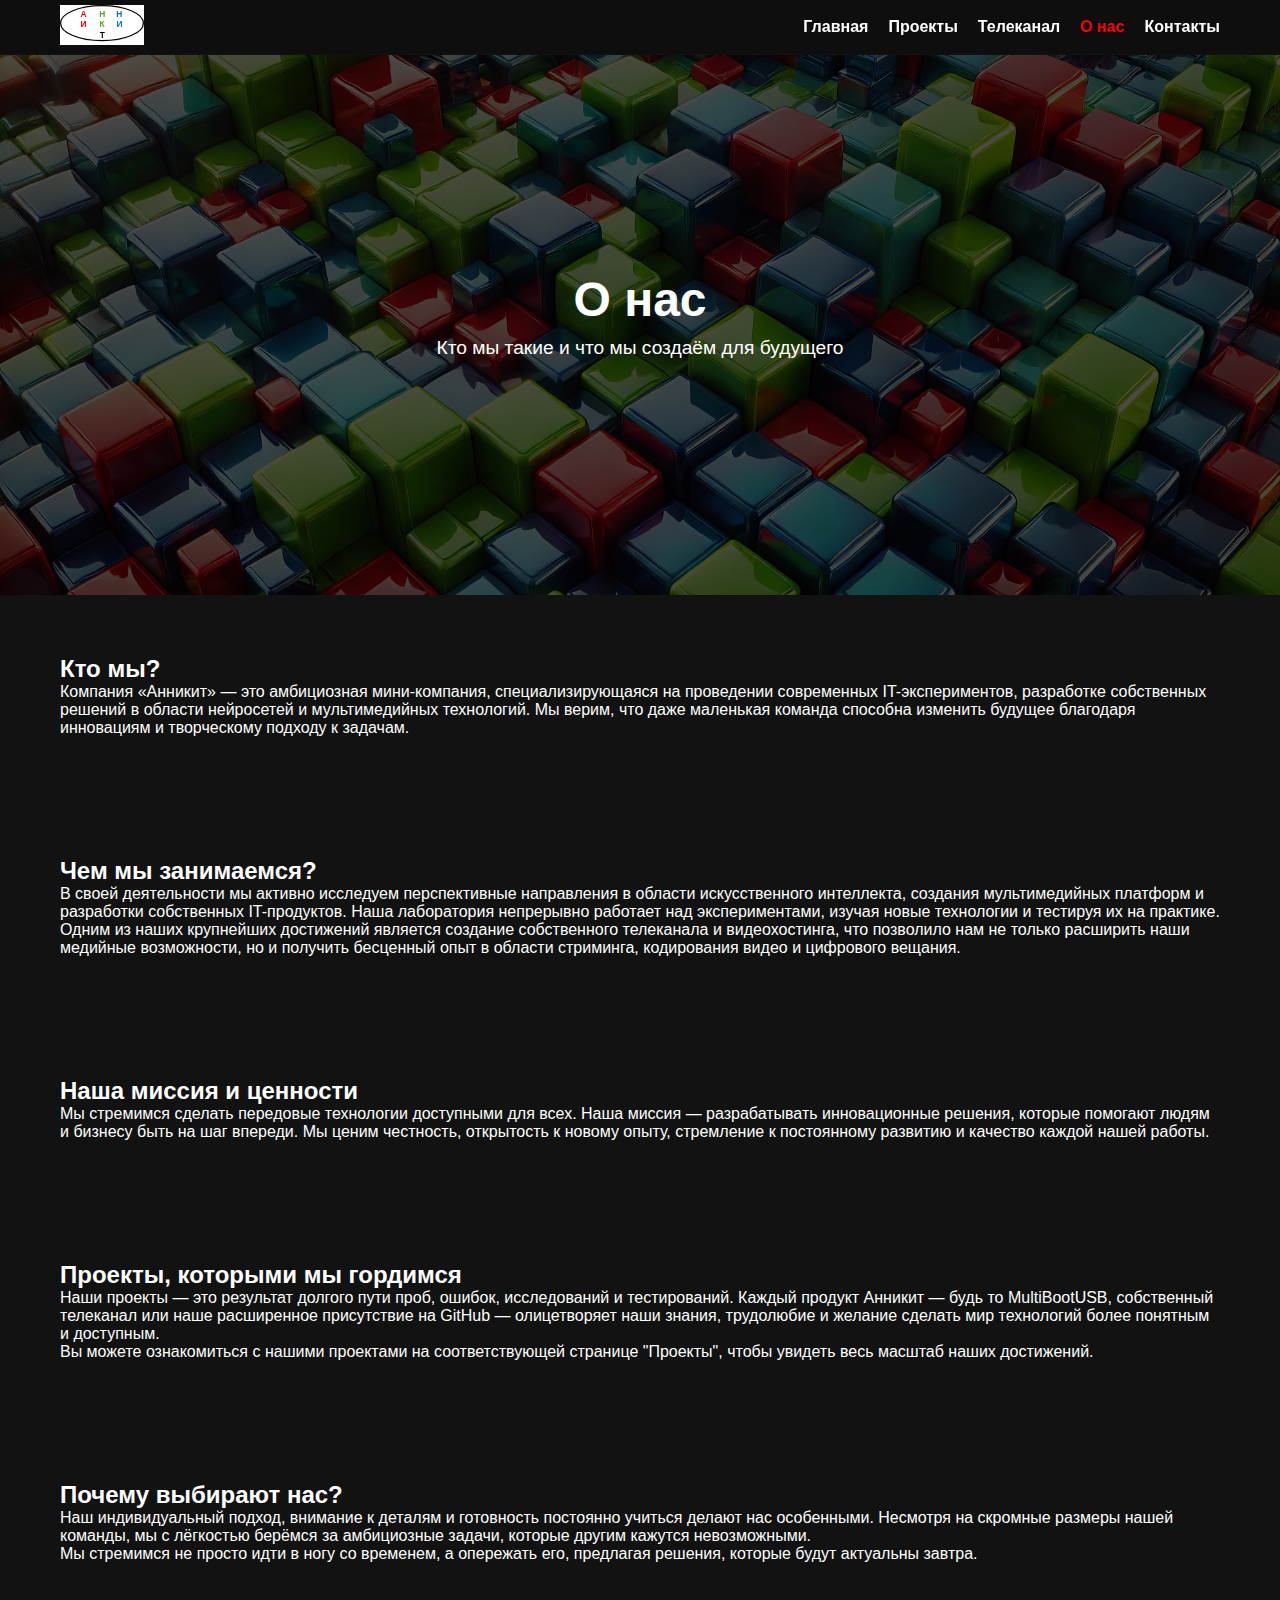
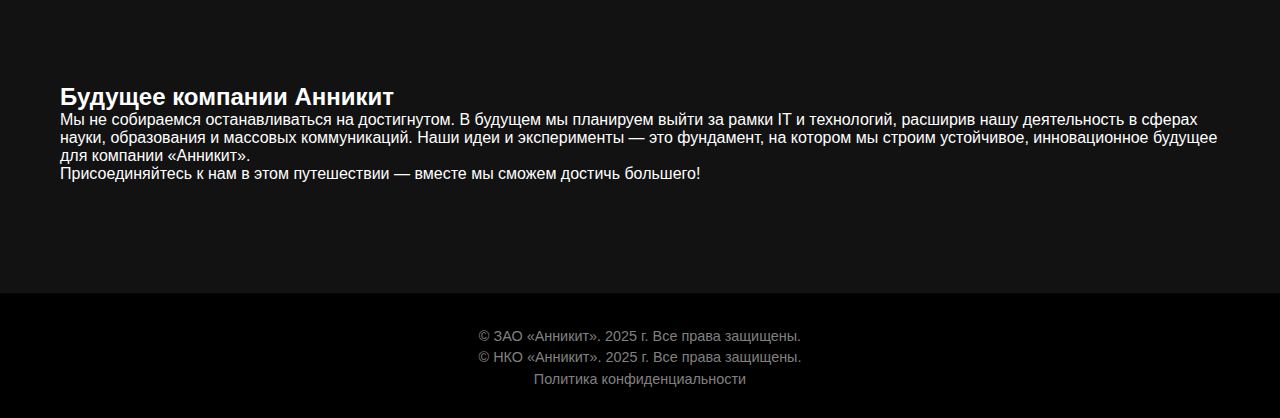
<file: about.html>
<!DOCTYPE html>
<html lang="ru">
<head>
    <meta charset="UTF-8">
    <meta name="viewport" content="width=device-width, initial-scale=1.0">
    <title>О нас — Анникит</title>
    <link rel="stylesheet" href="styles/style.css">
    <link rel="icon" href="assets/favicon.png" />

</head>
<body>

<header class="header">
    <div class="container header-container">
        <div class="logo">
            <a href="index.html"><img src="assets/logo.svg" alt="Логотип Анникит"></a>
        </div>
        <nav class="nav">
            <a href="index.html">Главная</a>
            <a href="projects.html">Проекты</a>
            <a href="channel.html">Телеканал</a>
            <a style="color: red;" href="about.html">О нас</a>
            <a href="contacts.html">Контакты</a>
        </nav>
    </div>
</header>

<section class="hero">
    <div class="hero-overlay"></div>
    <div class="container hero-content">
        <h1>О нас</h1>
        <p>Кто мы такие и что мы создаём для будущего</p>
    </div>
</section>

<main>
    <section class="section">
        <div class="container">
            <h2>Кто мы?</h2>
            <p>Компания «Анникит» — это амбициозная мини-компания, специализирующаяся на проведении современных IT-экспериментов, разработке собственных решений в области нейросетей и мультимедийных технологий. Мы верим, что даже маленькая команда способна изменить будущее благодаря инновациям и творческому подходу к задачам.</p>
        </div>
    </section>

    <section class="section">
        <div class="container">
            <h2>Чем мы занимаемся?</h2>
            <p>В своей деятельности мы активно исследуем перспективные направления в области искусственного интеллекта, создания мультимедийных платформ и разработки собственных IT-продуктов. Наша лаборатория непрерывно работает над экспериментами, изучая новые технологии и тестируя их на практике.</p>
            <p>Одним из наших крупнейших достижений является создание собственного телеканала и видеохостинга, что позволило нам не только расширить наши медийные возможности, но и получить бесценный опыт в области стриминга, кодирования видео и цифрового вещания.</p>
        </div>
    </section>

    <section class="section">
        <div class="container">
            <h2>Наша миссия и ценности</h2>
            <p>Мы стремимся сделать передовые технологии доступными для всех. Наша миссия — разрабатывать инновационные решения, которые помогают людям и бизнесу быть на шаг впереди. Мы ценим честность, открытость к новому опыту, стремление к постоянному развитию и качество каждой нашей работы.</p>
        </div>
    </section>

    <section class="section">
        <div class="container">
            <h2>Проекты, которыми мы гордимся</h2>
            <p>Наши проекты — это результат долгого пути проб, ошибок, исследований и тестирований. Каждый продукт Анникит — будь то MultiBootUSB, собственный телеканал или наше расширенное присутствие на GitHub — олицетворяет наши знания, трудолюбие и желание сделать мир технологий более понятным и доступным.</p>
            <p>Вы можете ознакомиться с нашими проектами на соответствующей странице "Проекты", чтобы увидеть весь масштаб наших достижений.</p>
        </div>
    </section>

    <section class="section">
        <div class="container">
            <h2>Почему выбирают нас?</h2>
            <p>Наш индивидуальный подход, внимание к деталям и готовность постоянно учиться делают нас особенными. Несмотря на скромные размеры нашей команды, мы с лёгкостью берёмся за амбициозные задачи, которые другим кажутся невозможными.</p>
            <p>Мы стремимся не просто идти в ногу со временем, а опережать его, предлагая решения, которые будут актуальны завтра.</p>
        </div>
    </section>

    <section class="section">
        <div class="container">
            <h2>Будущее компании Анникит</h2>
            <p>Мы не собираемся останавливаться на достигнутом. В будущем мы планируем выйти за рамки IT и технологий, расширив нашу деятельность в сферах науки, образования и массовых коммуникаций. Наши идеи и эксперименты — это фундамент, на котором мы строим устойчивое, инновационное будущее для компании «Анникит».</p>
            <p>Присоединяйтесь к нам в этом путешествии — вместе мы сможем достичь большего!</p>
        </div>
    </section>

</main>

<footer class="footer">
    <div class="container footer-container">
        <p>© ЗАО «Анникит». 2025 г. Все права защищены.</p>
        <p>© НКО «Анникит». 2025 г. Все права защищены.</p>
        <a href="privacy.html">Политика конфиденциальности</a>
    </div>
</footer>

<script src="scripts/script.js"></script>
</body>
</html>
</file>
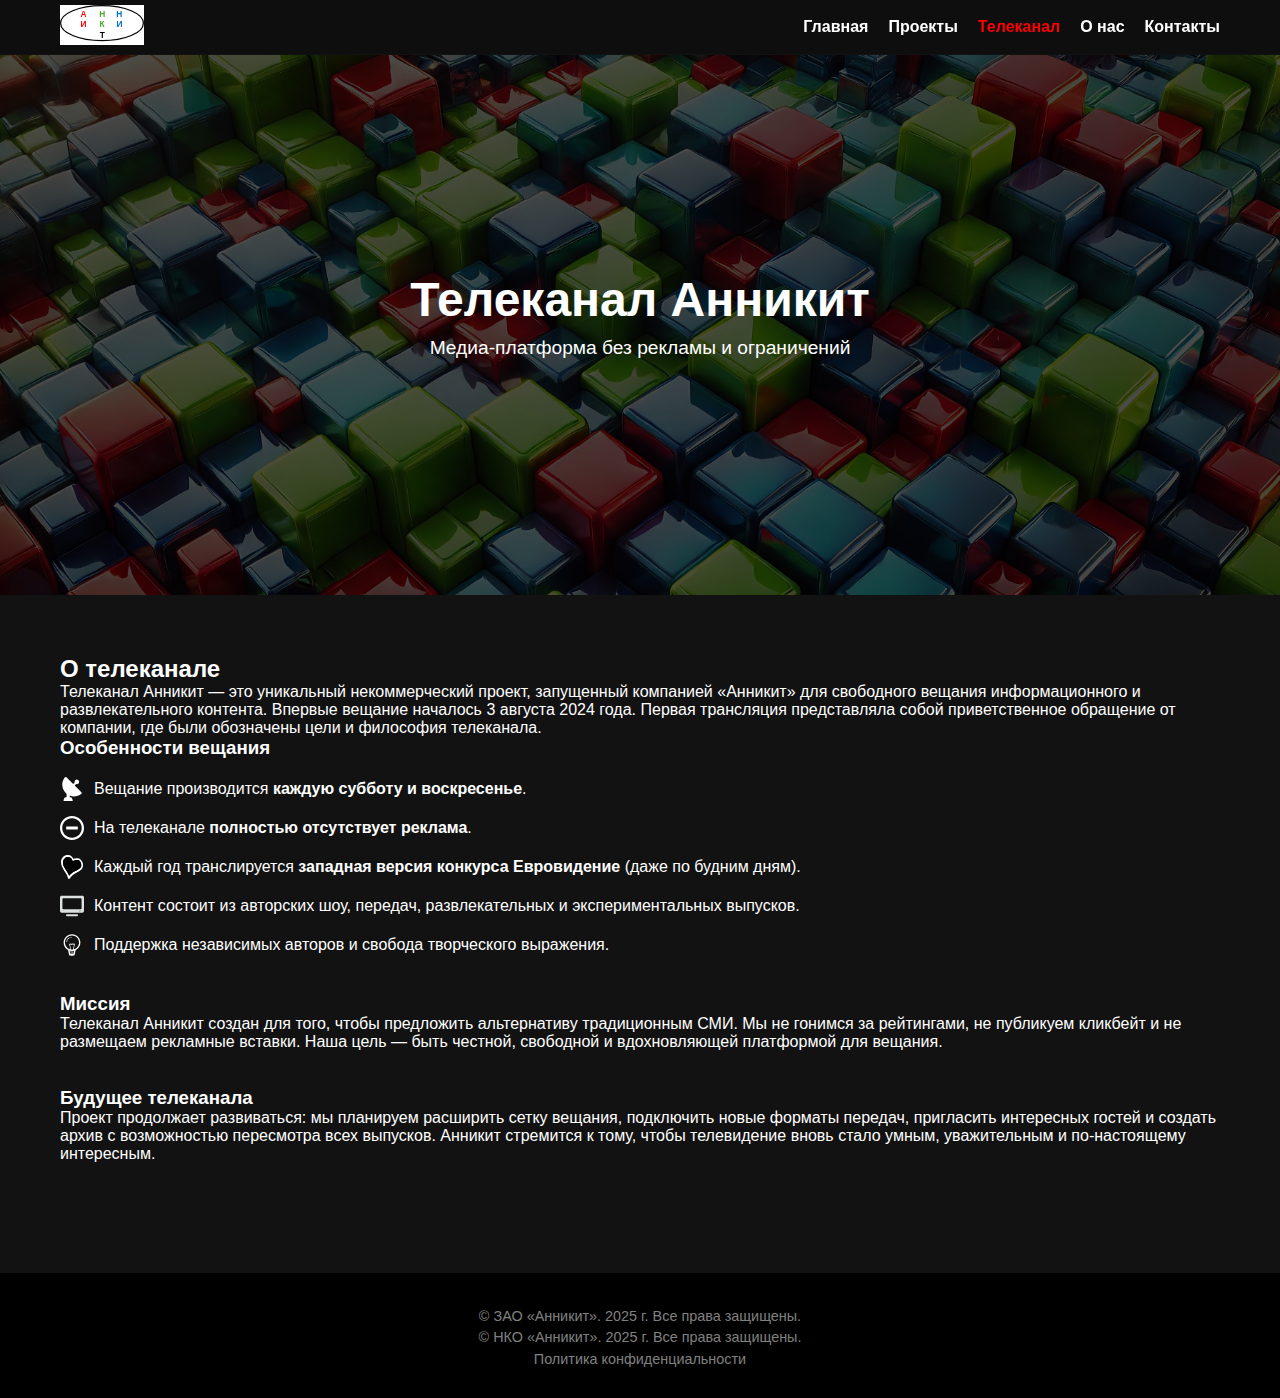
<file: channel.html>
<!DOCTYPE html>
<html lang="ru">
<head>
    <meta charset="UTF-8">
    <meta name="viewport" content="width=device-width, initial-scale=1.0">
    <title>Телеканал Анникит</title>
    <link rel="stylesheet" href="styles/style.css">
    <link rel="icon" href="assets/logo.png" type="image/png">
</head>
<body>

<header class="header">
    <div class="container header-container">
        <div class="logo">
            <a href="index.html"><img src="assets/logo.svg" alt="Логотип Анникит"></a>
        </div>
        <nav class="nav">
            <a href="index.html">Главная</a>
            <a href="projects.html">Проекты</a>
            <a style="color: red;" href="channel.html">Телеканал</a>
            <a href="about.html">О нас</a>
            <a href="contacts.html">Контакты</a>
        </nav>
    </div>
</header>

<section class="hero">
    <div class="hero-overlay"></div>
    <div class="container hero-content">
        <h1>Телеканал Анникит</h1>
        <p>Медиа-платформа без рекламы и ограничений</p>
    </div>
</section>

<main>
    <section class="section">
        <div class="container">
            <h2>О телеканале</h2>
            <p>Телеканал Анникит — это уникальный некоммерческий проект, запущенный компанией «Анникит» для свободного вещания информационного и развлекательного контента. Впервые вещание началось 3 августа 2024 года. Первая трансляция представляла собой приветственное обращение от компании, где были обозначены цели и философия телеканала.</p>

            <h3>Особенности вещания</h3>
		<br>
            <ul style="list-style: none; padding-left: 0;">
                <li style="display: flex; align-items: center; margin-bottom: 15px;">
                    <span style="width: 24px; height: 24px; margin-right: 10px; invert(1);">
                        <!-- ИКОНКА №1 -->
<svg fill="#ffffff" version="1.1" id="Capa_1" xmlns="http://www.w3.org/2000/svg" xmlns:xlink="http://www.w3.org/1999/xlink" 
	 width="24px" height="24px" viewBox="0 0 46 46" xml:space="preserve">
<g>
	<path d="M40.98,29.354l-12.92-12.936l2.896-2.893c1.508,0.48,3.221,0.142,4.417-1.054c1.71-1.708,1.711-4.478,0.004-6.188
		S30.9,4.572,29.189,6.279c-1.195,1.195-1.537,2.907-1.06,4.416l-2.896,2.893L12.316,0.654c-0.454-0.456-1.084-0.692-1.727-0.649
		C9.947,0.048,9.356,0.367,8.965,0.879C2.173,9.774,2.88,22.537,11.007,30.673c0.519,0.52,1.658,1.465,1.658,1.465V39h-2.124
		c-0.892,0-1.697,0.532-2.049,1.353l-1.683,3.926c-0.164,0.382-0.125,0.82,0.104,1.167C7.143,45.792,7.53,46,7.945,46h15.252
		c0.415,0,0.803-0.208,1.032-0.555s0.268-0.785,0.104-1.167l-1.683-3.926C22.299,39.532,21.493,39,20.602,39h-1.937v-3.317
		c7,2.911,15.687,1.933,22.134-2.979c0.512-0.39,0.807-0.98,0.852-1.623C41.693,30.439,41.436,29.809,40.98,29.354z"/>
</g>
</svg>
                    </span>
                    Вещание производится<strong &nbsp;>&nbsp;каждую субботу и воскресенье</strong>.
                </li>
                <li style="display: flex; align-items: center; margin-bottom: 15px;">
                    <span style="width: 24px; height: 24px; margin-right: 10px;">
                        <!-- ИКОНКА №2 -->
<svg fill="#ffffff" version="1.1" id="Capa_1" xmlns="http://www.w3.org/2000/svg" xmlns:xlink="http://www.w3.org/1999/xlink" 
	 viewBox="0 0 321 321" xml:space="preserve">
<g>
	<path d="M160.5,0C72,0,0,72,0,160.5S72,321,160.5,321S321,249,321,160.5S249,0,160.5,0z M160.5,291C88.542,291,30,232.458,30,160.5
		S88.542,30,160.5,30S291,88.542,291,160.5S232.458,291,160.5,291z"/>
	<rect x="82.504" y="140.5" width="155.992" height="40"/>
</g>
</svg>
                    </span>
                    На телеканале<strong &nbsp;>&nbsp;полностью отсутствует реклама</strong>.
                </li>
                <li style="display: flex; align-items: center; margin-bottom: 15px;">
                    <span style="width: 24px; height: 24px; margin-right: 10px; filter: invert(1);">
                        <!-- ИКОНКА №3 -->
                        <svg width="24px" height="24px" viewBox="-5.79 0 138.71 138.71" xmlns="http://www.w3.org/2000/svg">

<defs>

<style>.cls-1{fill:#ffffff;}</style>

</defs>

<g id="Layer_2" data-name="Layer 2">

<g id="Layer_1-2" data-name="Layer 1">

<path d="M71.18,21.78c6.74-1.17,12.3-2.43,17.93-3.05,9.6-1.06,18,1.55,25,8.67,12.63,13,15.9,28,10.75,45.12-2.84,9.43-9.94,15.27-17.89,20-8.34,5-17.13,9.22-25.63,14-11.7,6.52-21.56,15-28.41,26.76-1.35,2.31-3.89,3.93-5.48,5.47-4-.28-6.3-1.43-7-4.83-.43-1.94-1.2-3.81-1.7-5.74-2.21-8.39-6.23-15.92-10.76-23.25-6.78-10.94-14.12-21.53-20-33A71.89,71.89,0,0,1,0,41.31c-.37-12.09,3.59-23,12.76-31.7,10.52-10,33.5-14.7,49-1.49,3.17,2.7,5.26,6.69,7.72,10.16A20.55,20.55,0,0,1,71.18,21.78ZM47.47,118.4a9.63,9.63,0,0,0,2.13-1.48C58.66,105.84,70.18,98.1,82.9,91.8c7.67-3.8,15.17-8,22.44-12.56,11.32-7,13.55-16.93,10.85-29.07A36.87,36.87,0,0,0,111.75,40c-3.7-6.36-9.39-9.78-16.79-10.42-7.59-.65-14.77.31-21.56,4.11-3.79,2.11-7.32.63-9.13-3.27a15.5,15.5,0,0,1-1.08-3.25C61.68,20.26,56.8,16.61,50.71,14.1a31,31,0,0,0-16.86-1.91,19.2,19.2,0,0,0-7.89,3c-8.85,6.3-14.17,14.86-14.69,25.89A50.51,50.51,0,0,0,18,69.1c3.42,6,7,11.81,10.69,17.6,6.16,9.65,12.63,19.09,17.1,29.71A9.43,9.43,0,0,0,47.47,118.4Z"/>

<path class="cls-1" d="M47.47,118.4a9.43,9.43,0,0,1-1.65-2c-4.47-10.62-10.94-20.06-17.1-29.71C25,80.91,21.45,75.05,18,69.1a50.51,50.51,0,0,1-6.76-28c.52-11,5.84-19.59,14.69-25.89a19.2,19.2,0,0,1,7.89-3A31,31,0,0,1,50.71,14.1c6.09,2.51,11,6.16,12.48,13.07a15.5,15.5,0,0,0,1.08,3.25c1.81,3.9,5.34,5.38,9.13,3.27,6.79-3.8,14-4.76,21.56-4.11,7.4.64,13.09,4.06,16.79,10.42a36.87,36.87,0,0,1,4.44,10.17c2.7,12.14.47,22-10.85,29.07C98.07,83.77,90.57,88,82.9,91.8c-12.72,6.3-24.24,14-33.3,25.12A9.63,9.63,0,0,1,47.47,118.4Z"/>

</g>

</g>

</svg>
                    </span>
                    Каждый год транслируется<strong &nbsp;>&nbsp;западная версия конкурса Евровидение</strong>&nbsp;(даже по будним дням).
                </li>
                <li style="display: flex; align-items: center; margin-bottom: 15px;">
                    <span style="width: 24px; height: 24px; margin-right: 10px; filter: invert(1);">
                        <!-- ИКОНКА №4 -->
                        <svg height="24px" width="24px" version="1.1" id="Layer_1" xmlns="http://www.w3.org/2000/svg" xmlns:xlink="http://www.w3.org/1999/xlink" 
	 viewBox="0 0 512 512" xml:space="preserve">
<g>
	<g>
		<g>
			<path style="fill:#231F20;" d="M365.157,434.238H146.843c-10.765,0-19.492,8.727-19.492,19.492
				c0,10.765,8.727,19.492,19.492,19.492h218.315c10.765,0,19.492-8.727,19.492-19.492
				C384.65,442.966,375.922,434.238,365.157,434.238z"/>
			<path style="fill:#231F20;" d="M479.513,38.777H32.487C14.574,38.777,0,53.351,0,71.264v293.789
				c0,17.914,14.574,32.487,32.487,32.487h447.025c17.914,0,32.487-14.574,32.487-32.487V71.264
				C512,53.351,497.426,38.777,479.513,38.777z M425.367,370.779c-5.645,0-10.222-4.577-10.222-10.222
				c0-5.645,4.577-10.222,10.222-10.222c5.645,0,10.222,4.577,10.222,10.222C435.589,366.202,431.013,370.779,425.367,370.779z
				 M460.02,304.081c0,10.765-8.727,19.492-19.492,19.492H71.472c-10.765,0-19.492-8.727-19.492-19.492V110.249
				c0-10.765,8.727-19.492,19.492-19.492h369.056c10.765,0,19.492,8.727,19.492,19.492V304.081z"/>
		</g>
	</g>
</g>
</svg>
                    </span>
                    Контент состоит из авторских шоу, передач, развлекательных и экспериментальных выпусков.
                </li>
                <li style="display: flex; align-items: center;">
                    <span style="width: 24px; height: 24px; margin-right: 10px; filter: invert(1);">
                        <!-- ИКОНКА №5 -->
                       <svg fill="#000000" version="1.1" id="Layer_1" xmlns="http://www.w3.org/2000/svg" xmlns:xlink="http://www.w3.org/1999/xlink" 
	 width="24px" height="24px" viewBox="0 0 70 70" enable-background="new 0 0 70 70" xml:space="preserve">
<g>
	<path d="M59.5,27.848c0-13.509-10.99-24.5-24.5-24.5s-24.5,10.991-24.5,24.5c0,9.392,5.314,17.562,13.091,21.672
		c0.006,0.052,0.004,0.103,0.015,0.155l2.9,14.539c0.185,0.938,1.007,1.369,1.962,1.369h3.383c0.347,1,0.984,1,1.723,1h2
		c0.738,0,1.376,0,1.723-1h3.371c0.958,0,1.782-0.463,1.964-1.404l2.772-14.174C53.725,46.085,59.5,37.639,59.5,27.848z
		 M39.017,61.583h-8.905l-2.068-10.281c2.207,0.654,4.54,1.028,6.957,1.028c2.064,0,4.069-0.285,5.986-0.768L39.017,61.583z
		 M32.117,48.032l-2.774-13.359c0.045,0.003,0.089,0.012,0.135,0.012c0.869,0,1.621-0.609,2.097-1.683
		c0.028-0.033,0.054-0.067,0.077-0.104c0.046-0.071,0.087-0.123,0.12-0.158c0.032,0.036,0.073,0.086,0.118,0.157
		c0.029,0.045,0.063,0.088,0.101,0.127c0.478,1.054,1.224,1.65,2.083,1.65c0.479,0,1.374-0.198,2.021-1.518
		c0.007-0.012,0.014-0.025,0.02-0.038c0.022-0.047,0.044-0.096,0.065-0.145c0.02-0.024,0.037-0.05,0.055-0.076
		c0.046-0.071,0.087-0.123,0.12-0.158c0.033,0.035,0.074,0.087,0.12,0.158c0.021,0.034,0.046,0.065,0.072,0.096
		c0.475,1.08,1.229,1.691,2.102,1.691c0.87,0,1.623-0.609,2.098-1.684c0.027-0.033,0.054-0.067,0.077-0.104
		c0.045-0.07,0.086-0.122,0.118-0.157c0.026,0.027,0.06,0.074,0.093,0.122l-3.15,15.17c-0.006,0.03,0.003,0.06,0,0.09
		c-0.944,0.133-1.902,0.226-2.883,0.226c-0.981,0-1.938-0.093-2.882-0.226C32.114,48.092,32.124,48.063,32.117,48.032z
		 M39.993,47.71l3.124-15.043c0.096-0.458-0.15-0.893-0.555-1.087c-0.896-1.132-2.356-1.151-3.246-0.013
		c-0.146,0.113-0.262,0.267-0.328,0.448c-0.125,0.339-0.257,0.53-0.341,0.622c-0.085-0.091-0.217-0.282-0.342-0.622
		c-0.058-0.159-0.162-0.296-0.293-0.404c-0.6-0.795-1.286-0.921-1.659-0.921c-0.369,0-1.048,0.124-1.645,0.902
		c-0.13,0.108-0.232,0.25-0.295,0.416c-0.032,0.086-0.067,0.169-0.096,0.229c-0.004,0.008-0.009,0.017-0.013,0.025
		c-0.089,0.185-0.173,0.299-0.231,0.362c-0.084-0.091-0.215-0.28-0.339-0.614c-0.062-0.166-0.176-0.309-0.318-0.417
		c-0.448-0.585-1.025-0.904-1.646-0.904c-0.365,0-1.033,0.121-1.624,0.877c-0.146,0.113-0.262,0.266-0.328,0.447
		c-0.125,0.34-0.258,0.531-0.342,0.623c-0.084-0.091-0.217-0.282-0.342-0.623c-0.145-0.393-0.57-0.655-0.989-0.655
		c-0.169,0-0.318,0.052-0.454,0.126c-0.011,0.002-0.021-0.002-0.032,0c-0.541,0.112-0.889,0.642-0.776,1.182l3.124,15.043
		C21.103,45.478,14.5,37.445,14.5,27.848c0-11.323,9.178-20.5,20.5-20.5s20.5,9.177,20.5,20.5
		C55.5,37.445,48.897,45.478,39.993,47.71z"/>
	<path d="M32.842,11.742c-0.39,0-0.777,0.016-1.16,0.047c-0.551,0.045-0.96,0.528-0.915,1.079c0.044,0.522,0.48,0.918,0.996,0.918
		c0.027,0,0.056-0.001,0.083-0.003c0.328-0.027,0.661-0.041,0.996-0.041c0.553,0,1-0.448,1-1S33.395,11.742,32.842,11.742z"/>
	<path d="M27.03,13.007c-4.942,2.269-8.136,7.247-8.136,12.683c0,0.552,0.447,1,1,1s1-0.448,1-1c0-4.657,2.736-8.922,6.97-10.866
		c0.502-0.23,0.723-0.824,0.492-1.326C28.125,12.997,27.53,12.777,27.03,13.007z"/>
	<path d="M29.575,54.84c-0.068,0.548,0.32,1.048,0.868,1.116l7.292,0.912c0.042,0.005,0.084,0.008,0.125,0.008
		c0.497,0,0.928-0.37,0.991-0.876c0.068-0.548-0.32-1.048-0.868-1.116l-7.292-0.912C30.143,53.908,29.645,54.293,29.575,54.84z"/>
	<path d="M37.463,58.817l-6.087-0.76c-0.548-0.063-1.047,0.32-1.116,0.868c-0.068,0.548,0.32,1.048,0.868,1.116l6.087,0.76
		c0.042,0.005,0.084,0.008,0.125,0.008c0.497,0,0.928-0.37,0.991-0.876C38.399,59.386,38.011,58.886,37.463,58.817z"/>
</g>
</svg>
                    </span>
                    Поддержка независимых авторов и свобода творческого выражения.
                </li>
            </ul>

            <br><br>

            <h3>Миссия</h3>
            <p>Телеканал Анникит создан для того, чтобы предложить альтернативу традиционным СМИ. Мы не гонимся за рейтингами, не публикуем кликбейт и не размещаем рекламные вставки. Наша цель — быть честной, свободной и вдохновляющей платформой для вещания.</p>

            <br><br>

            <h3>Будущее телеканала</h3>
            <p>Проект продолжает развиваться: мы планируем расширить сетку вещания, подключить новые форматы передач, пригласить интересных гостей и создать архив с возможностью пересмотра всех выпусков. Анникит стремится к тому, чтобы телевидение вновь стало умным, уважительным и по-настоящему интересным.</p>
        </div>
    </section>
</main>

<footer class="footer">
    <div class="container footer-container">
        <p>© ЗАО «Анникит». 2025 г. Все права защищены.</p>
        <p>© НКО «Анникит». 2025 г. Все права защищены.</p>
        <a href="privacy.html">Политика конфиденциальности</a>
    </div>
</footer>

</body>
</html>
</file>
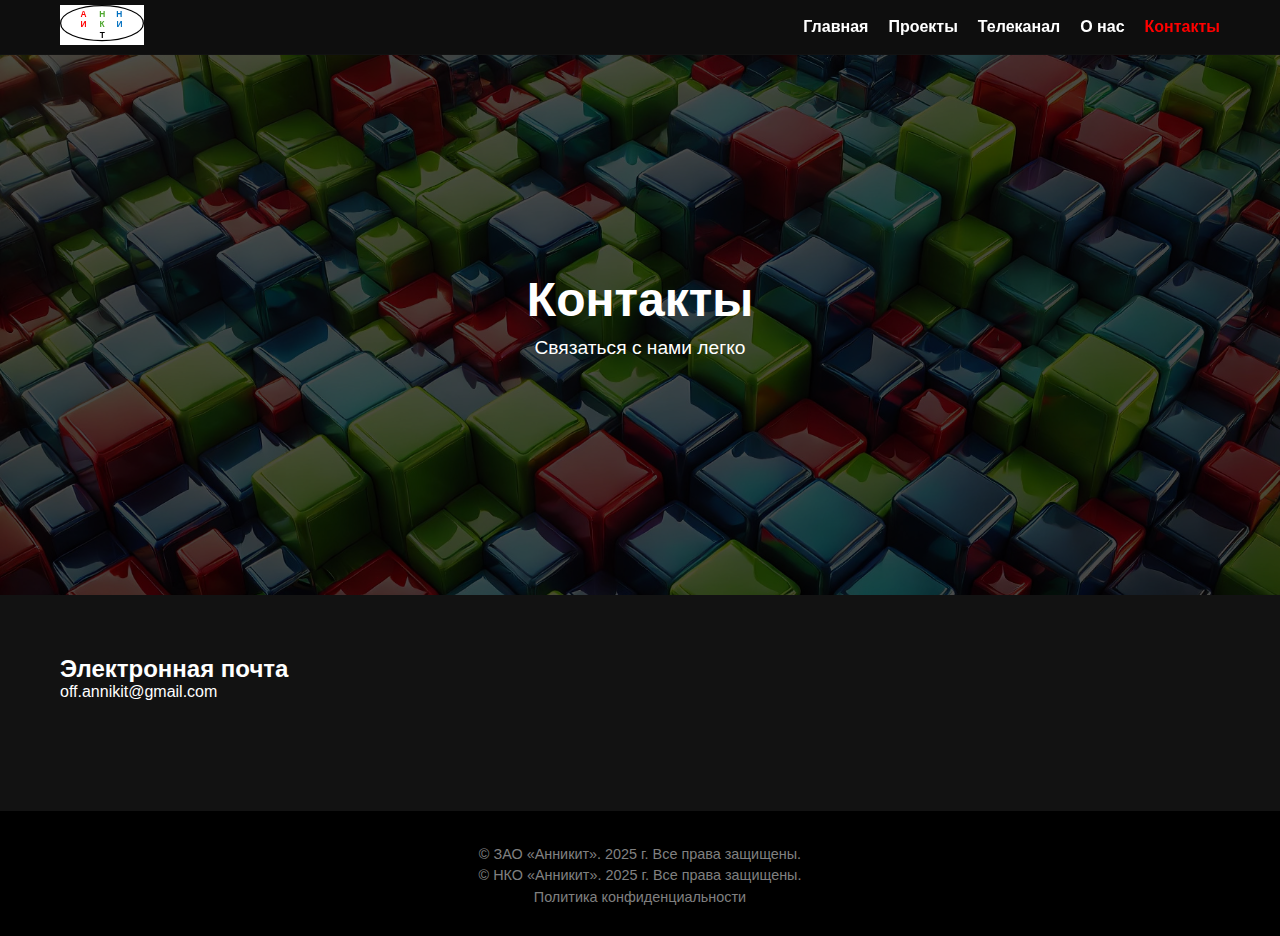
<file: contacts.html>
<!DOCTYPE html>
<html lang="ru">
<head>
    <meta charset="UTF-8">
    <meta name="viewport" content="width=device-width, initial-scale=1.0">
    <title>Контакты — Анникит</title>
    <link rel="stylesheet" href="styles/style.css">
    <link rel="icon" x="pageicon" href="assets/logo.png">
</head>
<body>

<header class="header">
    <div class="container header-container">
        <div class="logo">
            <a href="index.html"><img src="assets/logo.svg" alt="Логотип Анникит"></a>
        </div>
        <nav class="nav">
            <a href="index.html">Главная</a>
            <a href="projects.html">Проекты</a>
            <a href="channel.html">Телеканал</a>
            <a href="about.html">О нас</a>
            <a style="color: red;"href="contacts.html">Контакты</a>
        </nav>
    </div>
</header>

<section class="hero">
    <div class="hero-overlay"></div>
    <div class="container hero-content">
        <h1>Контакты</h1>
        <p>Связаться с нами легко</p>
    </div>
</section>

<main>
    <section class="section">
        <div class="container">
            <h2>Электронная почта</h2>
            <p>off.annikit@gmail.com</p>
        </div>
    </section>
</main>

<footer class="footer">
    <div class="container footer-container">
        <p>© ЗАО «Анникит». 2025 г. Все права защищены.</p>
        <p>© НКО «Анникит». 2025 г. Все права защищены.</p>
        <a href="privacy.html">Политика конфиденциальности</a>
    </div>
</footer>

<script src="scripts/script.js"></script>
</body>
</html>
</file>
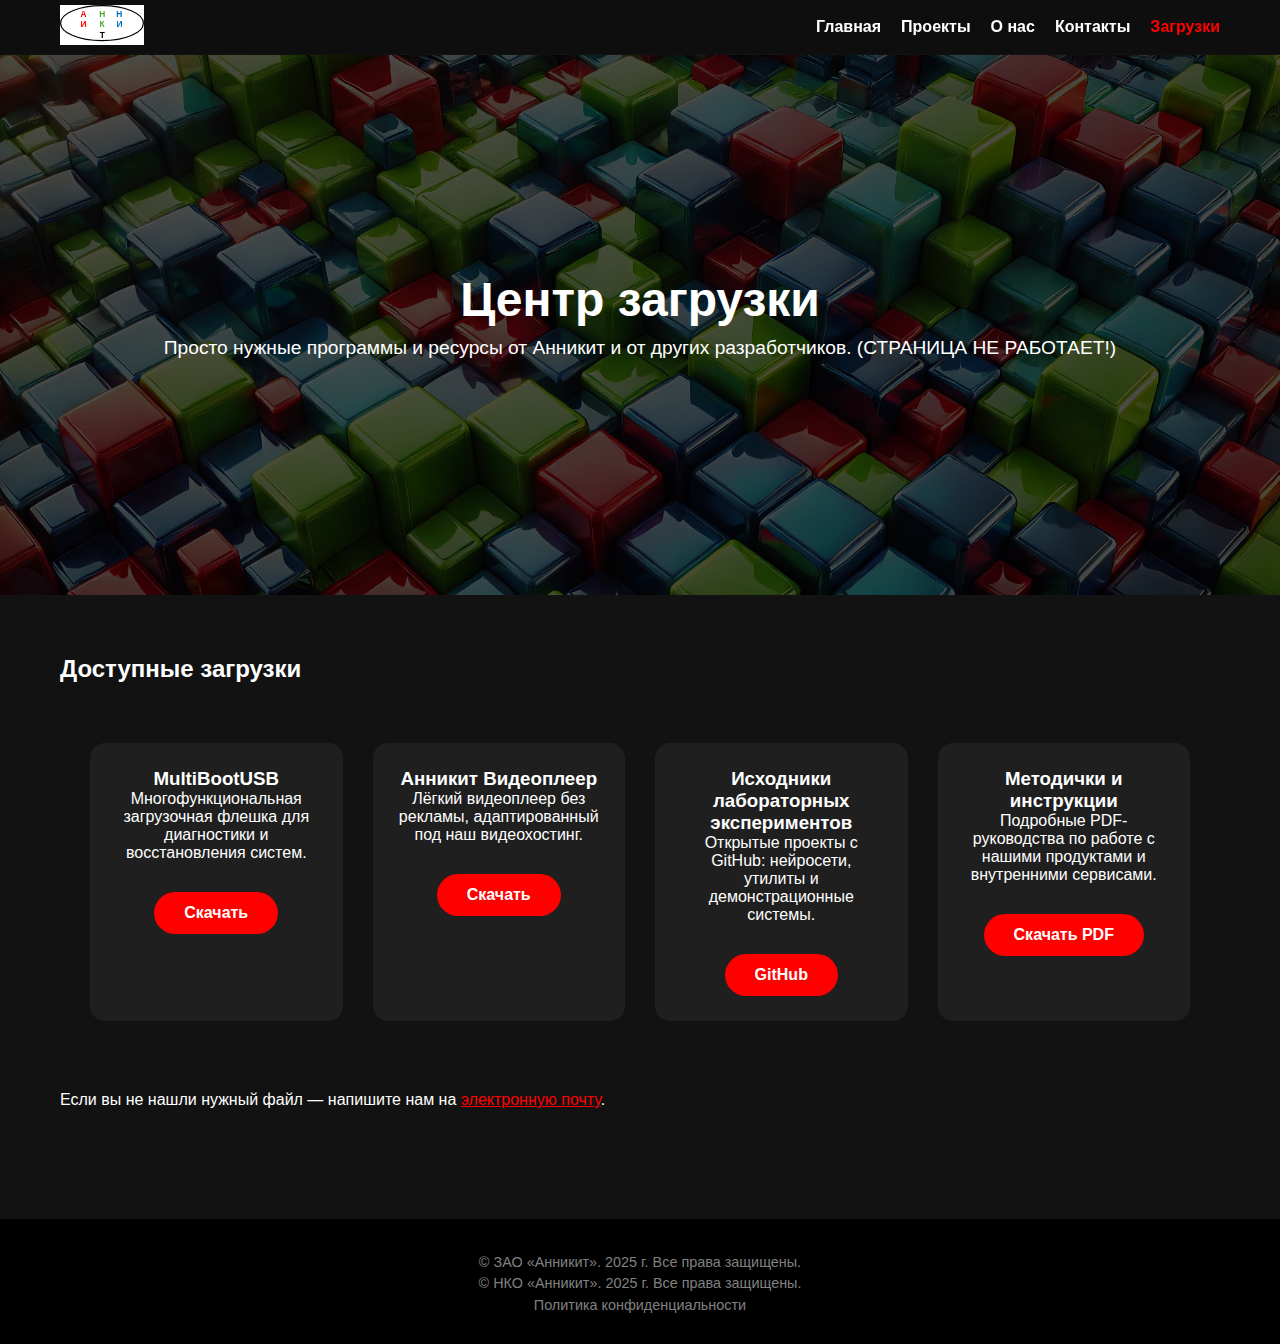
<file: downloads.html>
<!DOCTYPE html>
<html lang="ru">
<head>
  <meta charset="UTF-8">
  <meta name="viewport" content="width=device-width, initial-scale=1.0">
  <title>Центр загрузки — Анникит</title>
  <link rel="stylesheet" href="styles/style.css">
  <link rel="icon" href="assets/logo.png" type="image/png">
</head>
<body>

<header class="header">
  <div class="container header-container">
    <div class="logo">
      <a href="index.html"><img src="assets/logo.svg" alt="Логотип Анникит"></a>
    </div>
    <nav class="nav">
      <a href="index.html">Главная</a>
      <a href="projects.html">Проекты</a>
      <a href="about.html">О нас</a>
      <a href="contacts.html">Контакты</a>
      <a href="downloads.html" style="color: red;">Загрузки</a>
    </nav>
  </div>
</header>

<section class="hero">
  <div class="hero-overlay"></div>
  <div class="container hero-content">
    <h1>Центр загрузки</h1>
    <p>Просто нужные программы и ресурсы от Анникит и от других разработчиков. (СТРАНИЦА НЕ РАБОТАЕТ!)</p>
  </div>
</section>

<main>
  <section class="section">
    <div class="container">
      <h2 style="margin-bottom: 30px;">Доступные загрузки</h2>

      <div class="projects-grid">

        <div class="project">
          <h3>MultiBootUSB</h3>
          <p>Многофункциональная загрузочная флешка для диагностики и восстановления систем.</p>
          <a class="btn" href="downloads/MultiBootUSB.zip" download>Скачать</a>
        </div>

        <div class="project">
          <h3>Анникит Видеоплеер</h3>
          <p>Лёгкий видеоплеер без рекламы, адаптированный под наш видеохостинг.</p>
          <a class="btn" href="downloads/AnnikitPlayer.exe" download>Скачать</a>
        </div>

        <div class="project">
          <h3>Исходники лабораторных экспериментов</h3>
          <p>Открытые проекты с GitHub: нейросети, утилиты и демонстрационные системы.</p>
          <a class="btn" href="https://github.com/Annikit" target="_blank">GitHub</a>
        </div>

        <div class="project">
          <h3>Методички и инструкции</h3>
          <p>Подробные PDF-руководства по работе с нашими продуктами и внутренними сервисами.</p>
          <a class="btn" href="downloads/Instructions.pdf" download>Скачать PDF</a>
        </div>

      </div>

      <p style="margin-top: 40px;">Если вы не нашли нужный файл — напишите нам на <a href="contacts.html" style="color: red;">электронную почту</a>.</p>
    </div>
  </section>
</main>

<footer class="footer">
  <div class="container footer-container">
    <p>© ЗАО «Анникит». 2025 г. Все права защищены.</p>
    <p>© НКО «Анникит». 2025 г. Все права защищены.</p>
    <a href="privacy.html">Политика конфиденциальности</a>
  </div>
</footer>

</body>
</html>
</file>
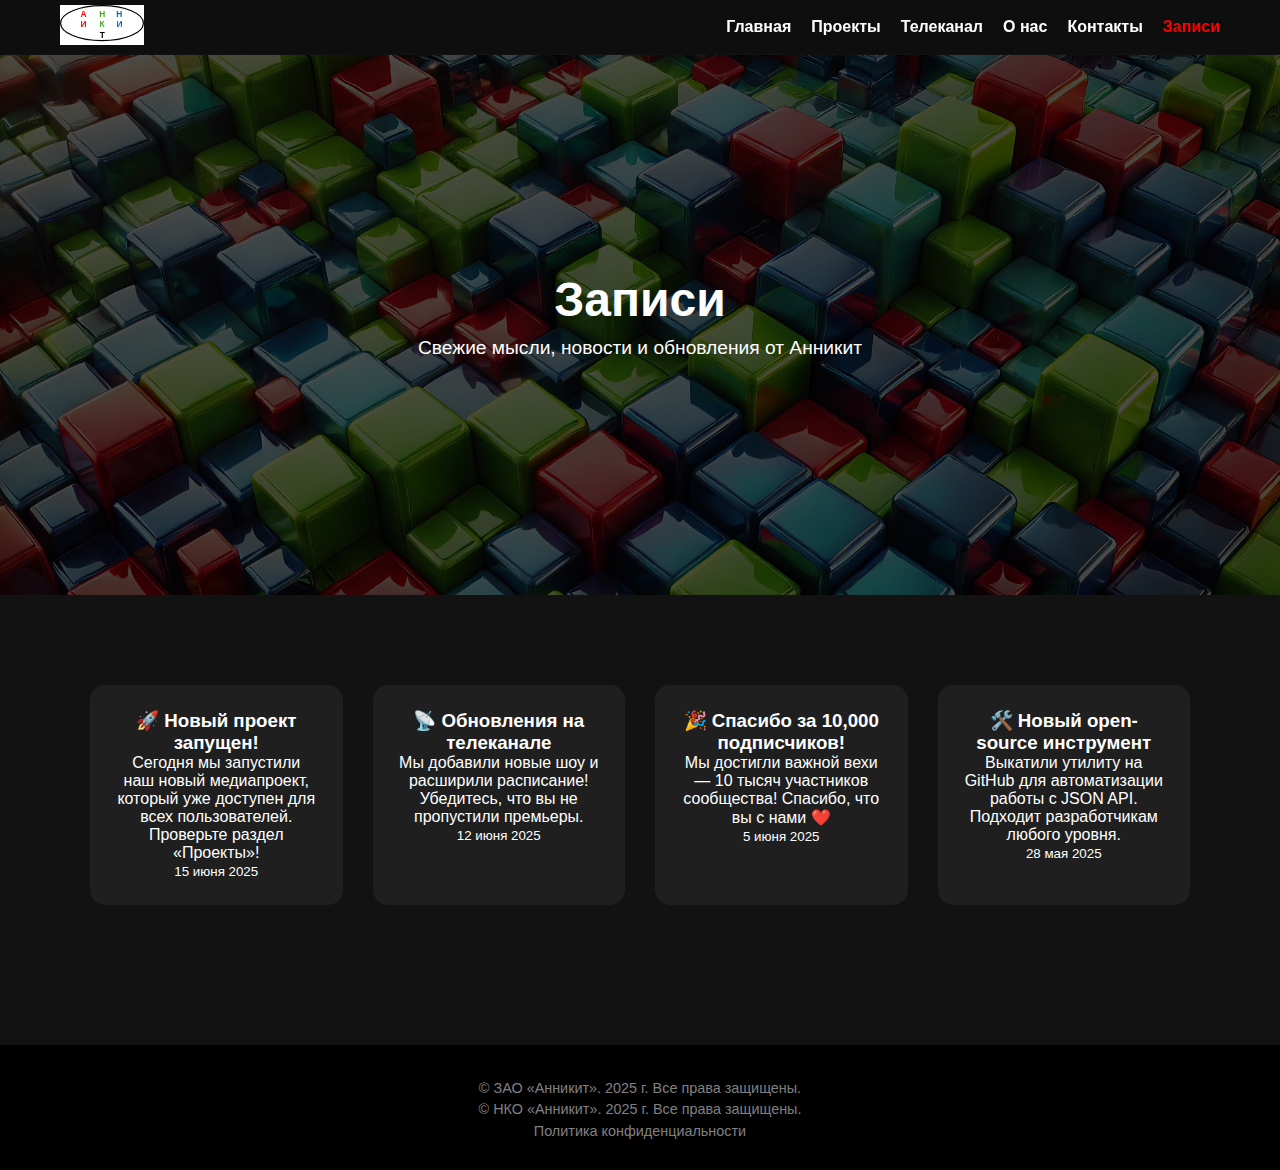
<file: notes.html>
<!DOCTYPE html>
<html lang="ru">
<head>
    <meta charset="UTF-8">
    <meta name="viewport" content="width=device-width, initial-scale=1.0">
    <title>Записи — Анникит</title>
    <link rel="stylesheet" href="styles/style.css">
    <link rel="icon" href="assets/favicon.png" />
</head>
<body>

<header class="header">
    <div class="container header-container">
        <div class="logo">
            <a href="index.html"><img src="assets/logo.svg" alt="Логотип Анникит"></a>
        </div>
        <nav class="nav">
            <a href="index.html">Главная</a>
            <a href="projects.html">Проекты</a>
            <a href="channel.html">Телеканал</a>
            <a href="about.html">О нас</a>
            <a href="contacts.html">Контакты</a>
            <a style="color: red;" href="records.html">Записи</a>
        </nav>
    </div>
</header>

<section class="hero">
    <div class="hero-overlay"></div>
    <div class="container hero-content">
        <h1>Записи</h1>
        <p>Свежие мысли, новости и обновления от Анникит</p>
    </div>
</section>

<main>
    <section class="section">
        <div class="container">
            <div class="projects-grid">

                <!-- Запись 1 -->
                <div class="project">
                    <h3>🚀 Новый проект запущен!</h3>
                    <p>Сегодня мы запустили наш новый медиапроект, который уже доступен для всех пользователей. Проверьте раздел «Проекты»!</p>
                    <small>15 июня 2025</small>
                </div>

                <!-- Запись 2 -->
                <div class="project">
                    <h3>📡 Обновления на телеканале</h3>
                    <p>Мы добавили новые шоу и расширили расписание! Убедитесь, что вы не пропустили премьеры.</p>
                    <small>12 июня 2025</small>
                </div>

                <!-- Запись 3 -->
                <div class="project">
                    <h3>🎉 Спасибо за 10,000 подписчиков!</h3>
                    <p>Мы достигли важной вехи — 10 тысяч участников сообщества! Спасибо, что вы с нами ❤️</p>
                    <small>5 июня 2025</small>
                </div>

                <!-- Запись 4 -->
                <div class="project">
                    <h3>🛠️ Новый open-source инструмент</h3>
                    <p>Выкатили утилиту на GitHub для автоматизации работы с JSON API. Подходит разработчикам любого уровня.</p>
                    <small>28 мая 2025</small>
                </div>

            </div>
        </div>
    </section>
</main>

<footer class="footer">
    <div class="container footer-container">
        <p>© ЗАО «Анникит». 2025 г. Все права защищены.</p>
        <p>© НКО «Анникит». 2025 г. Все права защищены.</p>
        <a href="privacy.html">Политика конфиденциальности</a>
    </div>
</footer>

</body>
</html>
</file>
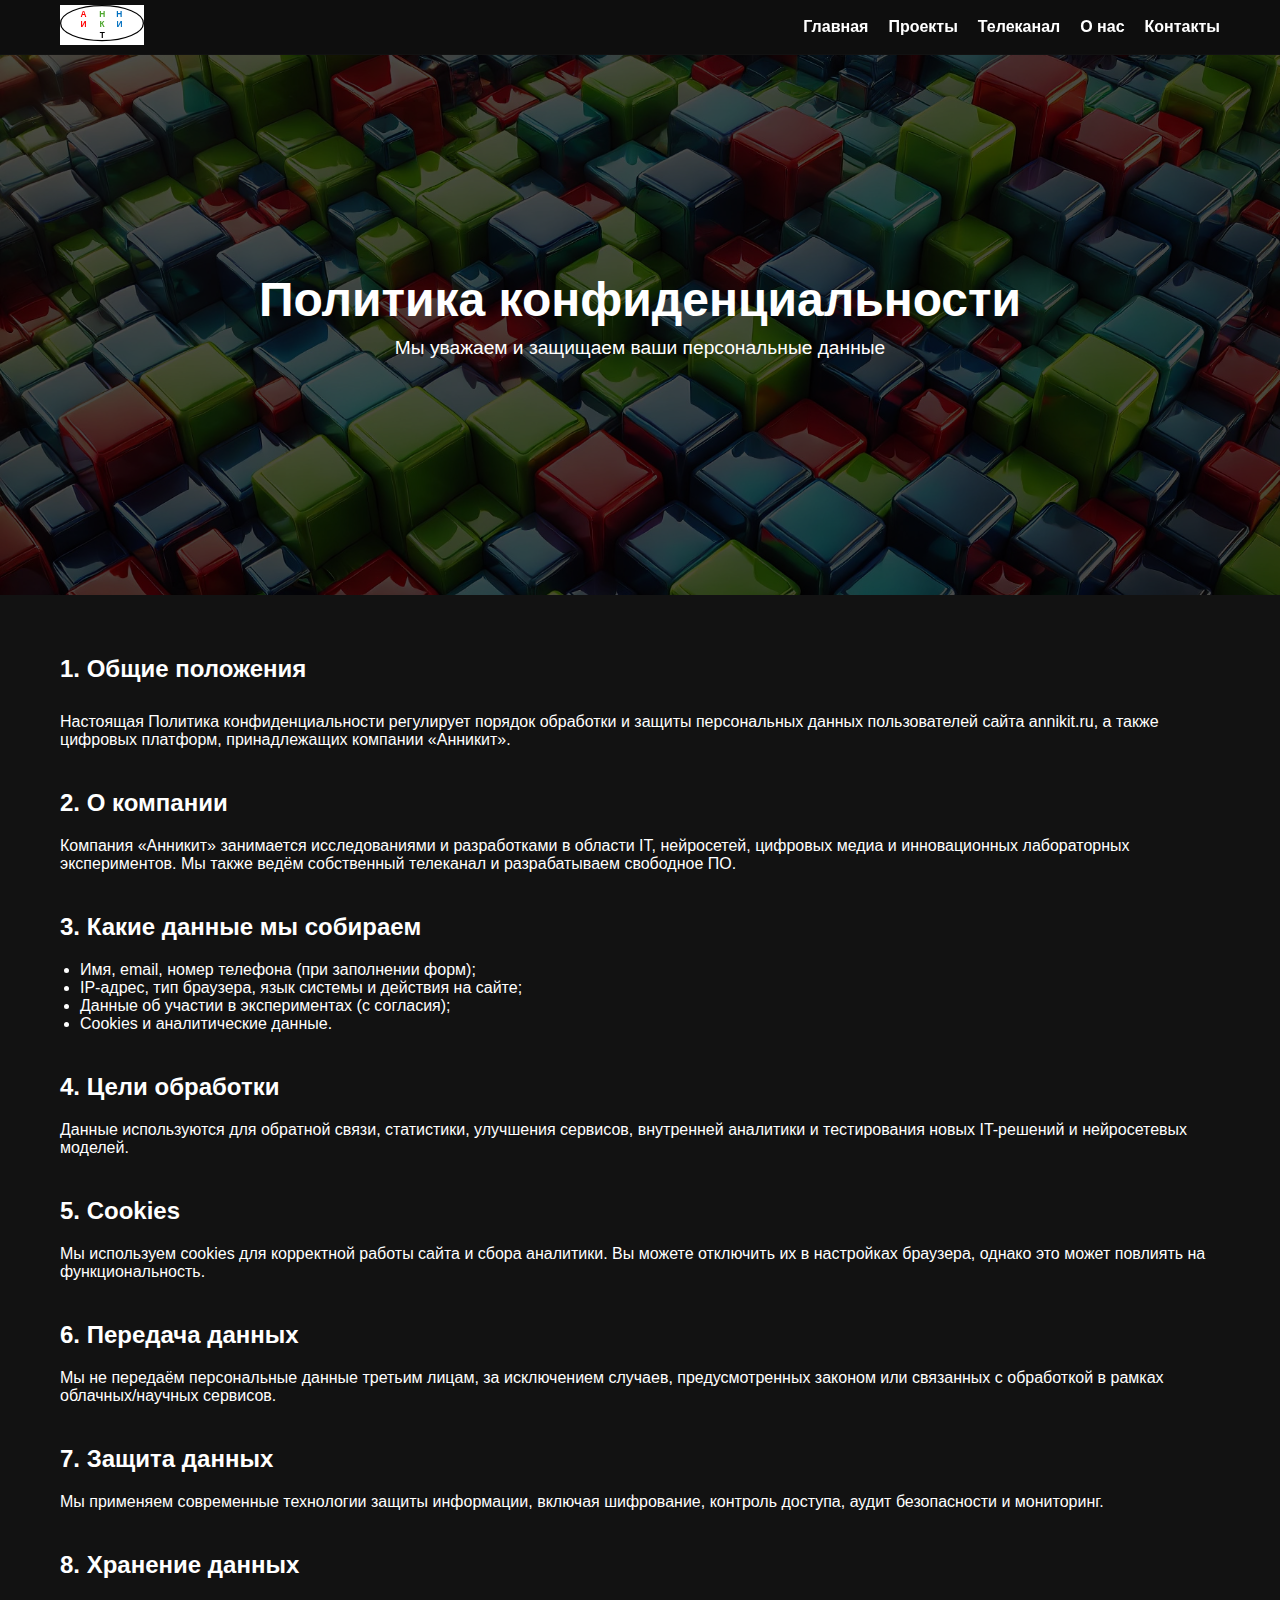
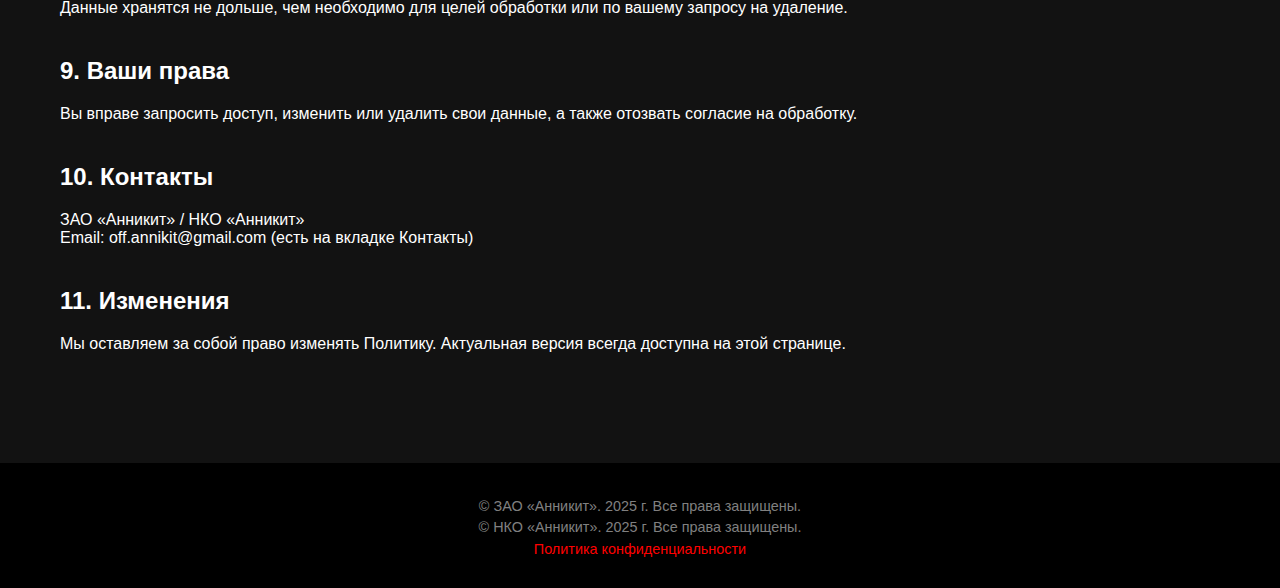
<file: privacy.html>
<!DOCTYPE html>
<html lang="ru">
<head>
  <meta charset="UTF-8">
  <meta name="viewport" content="width=device-width, initial-scale=1.0">
  <title>Политика конфиденциальности — Анникит</title>
  <link rel="stylesheet" href="styles/style.css">
  <link rel="icon" href="assets/favicon.png" type="image/png">
</head>
<body>

<header class="header">
  <div class="container header-container">
    <div class="logo">
      <a href="index.html"><img src="assets/logo.svg" alt="Логотип Анникит"></a>
    </div>
    <nav class="nav">
      <a href="index.html">Главная</a>
      <a href="projects.html">Проекты</a>
      <a href="channel.html">Телеканал</a>
      <a href="about.html">О нас</a>
      <a href="contacts.html">Контакты</a>
    </nav>
  </div>
</header>

<section class="hero">
  <div class="hero-overlay"></div>
  <div class="container hero-content">
    <h1>Политика конфиденциальности</h1>
    <p>Мы уважаем и защищаем ваши персональные данные</p>
  </div>
</section>

<main>
  <section class="section">
    <div class="container">
      <h2 style="margin-bottom: 30px;">1. Общие положения</h2>
      <p>Настоящая Политика конфиденциальности регулирует порядок обработки и защиты персональных данных пользователей сайта annikit.ru, а также цифровых платформ, принадлежащих компании «Анникит».</p>

      <h2 style="margin: 40px 0 20px;">2. О компании</h2>
      <p>Компания «Анникит» занимается исследованиями и разработками в области IT, нейросетей, цифровых медиа и инновационных лабораторных экспериментов. Мы также ведём собственный телеканал и разрабатываем свободное ПО.</p>

      <h2 style="margin: 40px 0 20px;">3. Какие данные мы собираем</h2>
      <ul style="margin-left: 20px; list-style-type: disc;">
        <li>Имя, email, номер телефона (при заполнении форм);</li>
        <li>IP-адрес, тип браузера, язык системы и действия на сайте;</li>
        <li>Данные об участии в экспериментах (с согласия);</li>
        <li>Cookies и аналитические данные.</li>
      </ul>

      <h2 style="margin: 40px 0 20px;">4. Цели обработки</h2>
      <p>Данные используются для обратной связи, статистики, улучшения сервисов, внутренней аналитики и тестирования новых IT-решений и нейросетевых моделей.</p>

      <h2 style="margin: 40px 0 20px;">5. Cookies</h2>
      <p>Мы используем cookies для корректной работы сайта и сбора аналитики. Вы можете отключить их в настройках браузера, однако это может повлиять на функциональность.</p>

      <h2 style="margin: 40px 0 20px;">6. Передача данных</h2>
      <p>Мы не передаём персональные данные третьим лицам, за исключением случаев, предусмотренных законом или связанных с обработкой в рамках облачных/научных сервисов.</p>

      <h2 style="margin: 40px 0 20px;">7. Защита данных</h2>
      <p>Мы применяем современные технологии защиты информации, включая шифрование, контроль доступа, аудит безопасности и мониторинг.</p>

      <h2 style="margin: 40px 0 20px;">8. Хранение данных</h2>
      <p>Данные хранятся не дольше, чем необходимо для целей обработки или по вашему запросу на удаление.</p>

      <h2 style="margin: 40px 0 20px;">9. Ваши права</h2>
      <p>Вы вправе запросить доступ, изменить или удалить свои данные, а также отозвать согласие на обработку.</p>

      <h2 style="margin: 40px 0 20px;">10. Контакты</h2>
      <p>ЗАО «Анникит» / НКО «Анникит»<br>
        Email: off.annikit@gmail.com (есть на вкладке Контакты)</p>

      <h2 style="margin: 40px 0 20px;">11. Изменения</h2>
      <p>Мы оставляем за собой право изменять Политику. Актуальная версия всегда доступна на этой странице.</p>
    </div>
  </section>
</main>

<footer class="footer">
  <div class="container footer-container">
    <p>© ЗАО «Анникит». 2025 г. Все права защищены.</p>
    <p>© НКО «Анникит». 2025 г. Все права защищены.</p>
    <a style="color:red" href="privacy.html">Политика конфиденциальности</a>
  </div>
</footer>

</body>
</html>
</file>
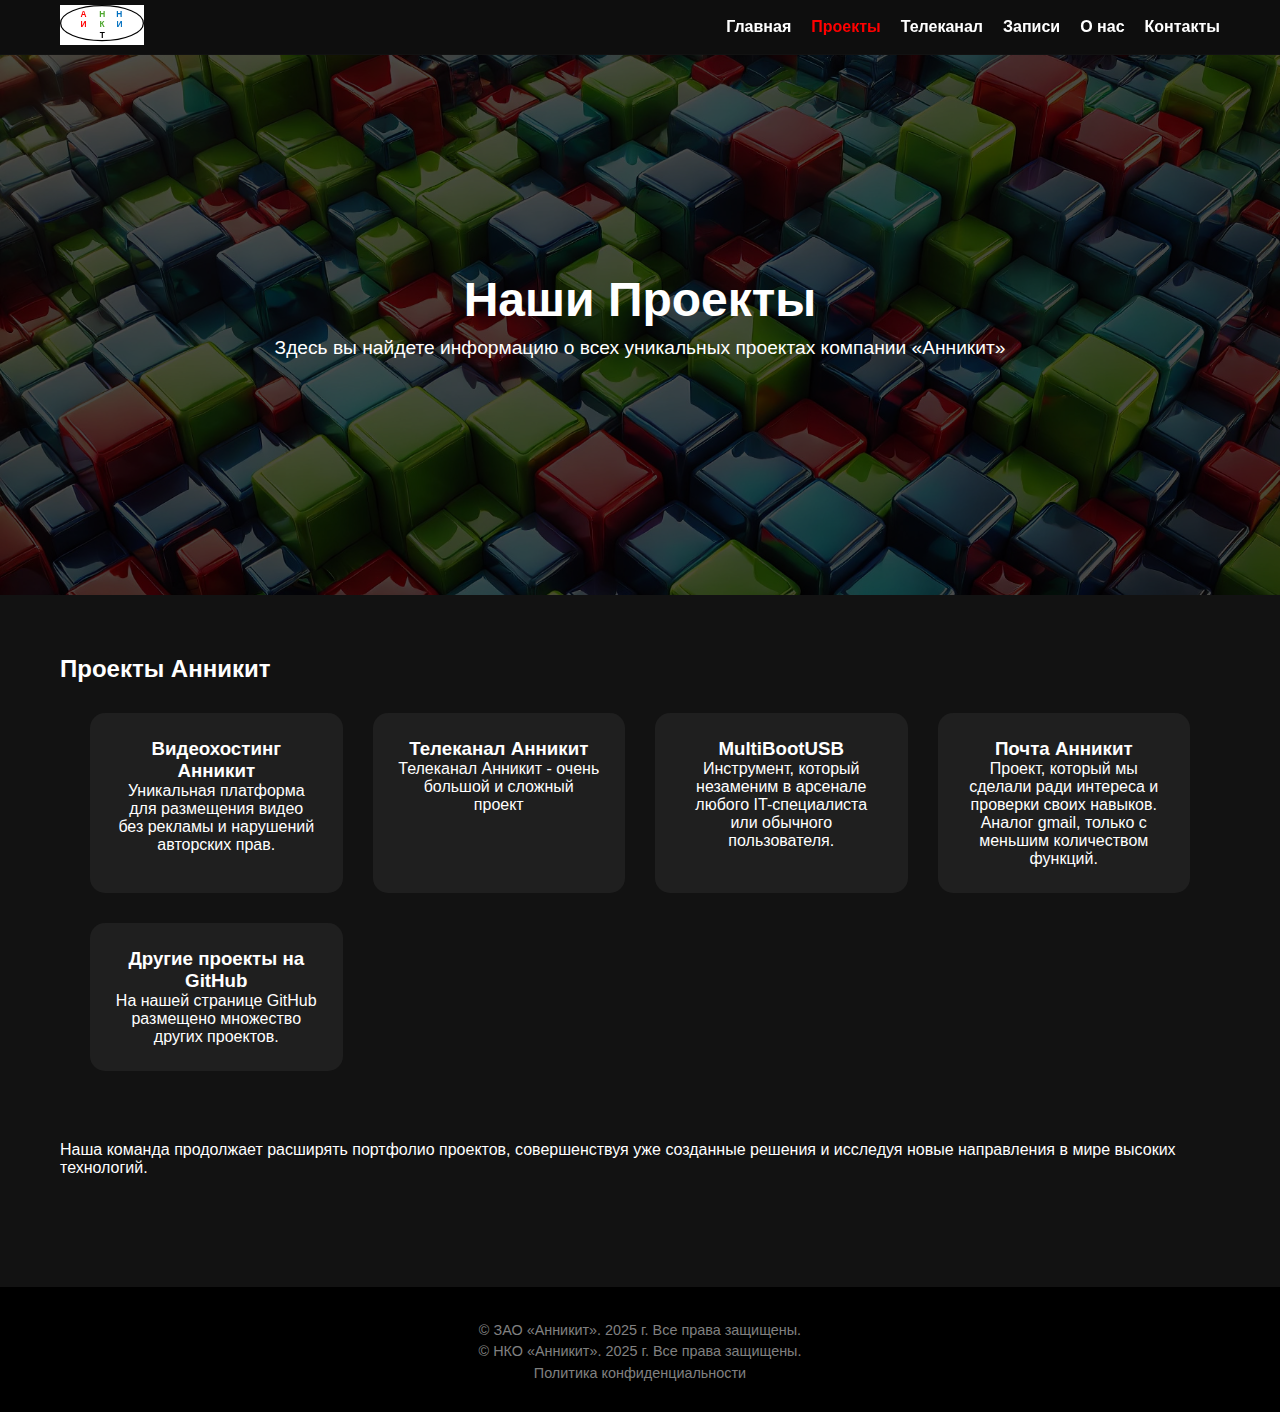
<file: projects.html>
<!DOCTYPE html>
<html lang="ru">
<head>
    <meta charset="UTF-8">
    <meta name="viewport" content="width=device-width, initial-scale=1.0">
    <title>Проекты Анникит</title>
    <link rel="stylesheet" href="styles/style.css">
    <link rel="icon" href="assets/favicon.png" />
    <link rel="image_src" href="https://annikit.github.io/assets/favicon.png" />
</head>
<body>

<header class="header">
    <div class="container header-container">
        <div class="logo">
            <a href="index.html"><img src="assets/logo.svg" alt="Логотип Анникит"></a>
        </div>
        <nav class="nav">
            <a href="index.html">Главная</a>
            <a style="color: red;" href="projects.html">Проекты</a>
            <a href="channel.html">Телеканал</a>
            <a href="records.html">Записи</a>
            <a href="about.html">О нас</a>
            <a href="contacts.html">Контакты</a>
        </nav>
    </div>
</header>

<section class="hero">
    <div class="hero-overlay"></div>
    <div class="container hero-content">
        <h1>Наши Проекты</h1>
        <p>Здесь вы найдете информацию о всех уникальных проектах компании «Анникит»</p>
    </div>
</section>

<main>
    <section class="section">
        <div class="container">
            <h2>Проекты Анникит</h2>

            <div class="projects-grid">
                <div class="project" onclick="openPopup('videohosting')">
                    <h3>Видеохостинг Анникит</h3>
                    <p>Уникальная платформа для размещения видео без рекламы и нарушений авторских прав.</p>
                </div>

                <div class="project" onclick="openPopup('telekanal')">
                    <h3>Телеканал Анникит</h3>
                    <p>Телеканал Анникит - очень большой и сложный проект</p>
                </div>

                <div class="project" onclick="openPopup('multibootusb')">
                    <h3>MultiBootUSB</h3>
                    <p>Инструмент, который незаменим в арсенале любого IT-специалиста или обычного пользователя.</p>
                </div>

                <div class="project" onclick="openPopup('mail-service')">
                    <h3>Почта Анникит</h3>
                    <p>Проект, который мы сделали ради интереса и проверки своих навыков. Аналог gmail, только с меньшим количеством функций.</p>
                </div>

                <div class="project" onclick="openPopup('github')">
                    <h3>Другие проекты на GitHub</h3>
                    <p>На нашей странице GitHub размещено множество других проектов.</p>
                </div>
            </div>

            <p style="margin-top: 40px;">Наша команда продолжает расширять портфолио проектов, совершенствуя уже созданные решения и исследуя новые направления в мире высоких технологий.</p>
        </div>
    </section>
</main>

<!-- Popup окно -->
<div id="popup" class="popup">
    <div class="popup-content" id="popup-content">
        <span class="close" onclick="closePopup()">&times;</span>
        <div id="popup-text"></div>
    </div>
</div>

<footer class="footer">
    <div class="container footer-container">
        <p>© ЗАО «Анникит». 2025 г. Все права защищены.</p>
        <p>© НКО «Анникит». 2025 г. Все права защищены.</p>
        <a href="privacy.html">Политика конфиденциальности</a>
    </div>
</footer>

    <script type="application/ld+json">
{
  "@context": "https://schema.org",
  "@type": "Organization",
  "name": "Анникит",
  "url": "https://annikit.github.io",
  "logo": "http://annikit.github.io/assets/favicon.png",
  "contactPoint": {
    "@type": "ContactPoint",
    "email": "off.annikit@gmail.com"
  }
}
</script>

<script src="scripts/script.js"></script>
</body>
</html>
</file>
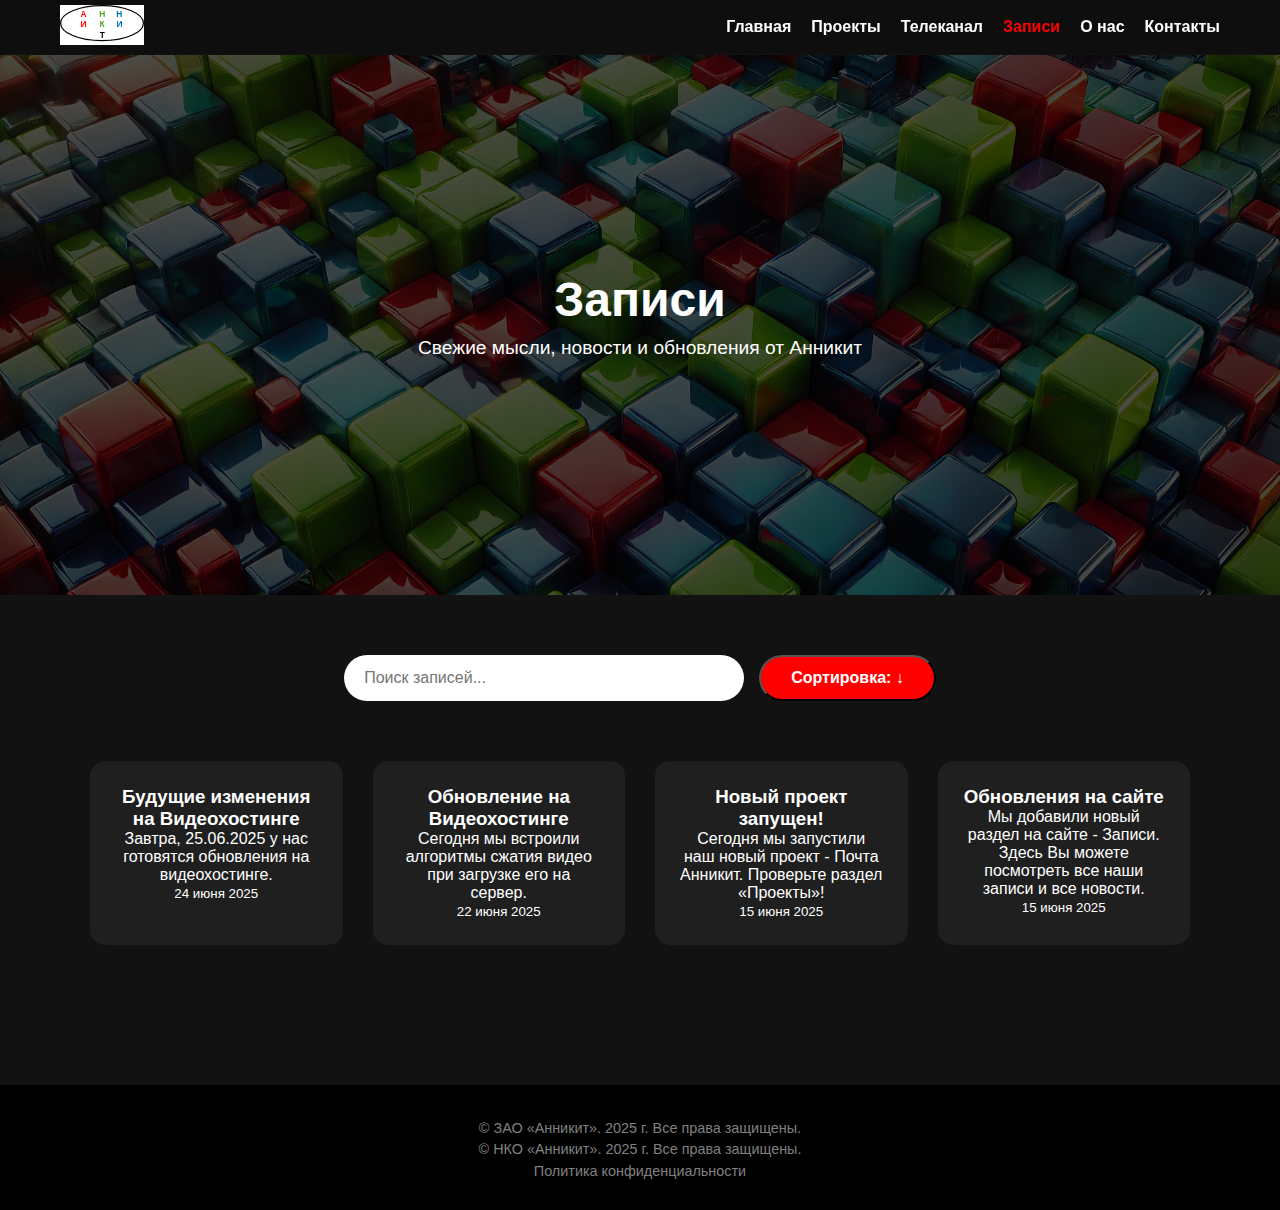
<file: records.html>
<!DOCTYPE html>
<html lang="ru">
<head>
    <meta charset="UTF-8">
    <meta name="viewport" content="width=device-width, initial-scale=1.0">
    <title>Записи — Анникит</title>
    <link rel="stylesheet" href="styles/style.css">
    <link rel="icon" href="assets/favicon.png" />
</head>
<body>

<header class="header">
    <div class="container header-container">
        <div class="logo">
            <a href="index.html"><img src="assets/logo.svg" alt="Логотип Анникит"></a>
        </div>
        <nav class="nav">
            <a href="index.html">Главная</a>
            <a href="projects.html">Проекты</a>
            <a href="channel.html">Телеканал</a>
            <a style="color: red;" href="records.html">Записи</a>
            <a href="about.html">О нас</a>
            <a href="contacts.html">Контакты</a>
        </nav>
    </div>
</header>

<section class="hero">
    <div class="hero-overlay"></div>
    <div class="container hero-content">
        <h1>Записи</h1>
        <p>Свежие мысли, новости и обновления от Анникит</p>
    </div>
</section>

<main>
    <section class="section">
        <div class="container">
            
            <!-- Поиск и сортировка -->
            <div style="display: flex; justify-content: center; flex-wrap: wrap; gap: 15px; margin-bottom: 30px;">
                <input id="searchInput" type="text" placeholder="Поиск записей..." style="padding: 10px 20px; border-radius: 25px; border: none; width: 80%; max-width: 400px; font-size: 1rem;">
                <button id="sortToggle" class="btn" style="margin: 0;">Сортировка: ↓</button>
            </div>

            <div id="recordsContainer" class="projects-grid">

                <div class="project" data-date="2025-06-24">
                    <h3>Будущие изменения на Видеохостинге</h3>
                    <p>Завтра, 25.06.2025 у нас готовятся обновления на видеохостинге.</p>
                    <small>24 июня 2025</small>
                </div>

                <div class="project" data-date="2025-06-22">
                    <h3>Обновление на Видеохостинге</h3>
                    <p>Сегодня мы встроили алгоритмы сжатия видео при загрузке его на сервер.</p>
                    <small>22 июня 2025</small>
                </div>
                
                <div class="project" data-date="2025-06-15">
                    <h3>Новый проект запущен!</h3>
                    <p>Сегодня мы запустили наш новый проект - Почта Анникит. Проверьте раздел «Проекты»!</p>
                    <small>15 июня 2025</small>
                </div>

                <div class="project" data-date="2025-06-15">
                    <h3>Обновления на сайте</h3>
                    <p>Мы добавили новый раздел на сайте - Записи. Здесь Вы можете посмотреть все наши записи и все новости.</p>
                    <small>15 июня 2025</small>
                </div>

            </div>
        </div>
    </section>
</main>

<footer class="footer">
    <div class="container footer-container">
        <p>© ЗАО «Анникит». 2025 г. Все права защищены.</p>
        <p>© НКО «Анникит». 2025 г. Все права защищены.</p>
        <a href="privacy.html">Политика конфиденциальности</a>
    </div>
</footer>

<script src="scripts/script.js"></script>
</body>
</html>
</file>
<file: styles/style.css>
* {
    margin: 0;
    padding: 0;
    box-sizing: border-box;
    scroll-behavior: smooth;
}

body {
    font-family: 'Segoe UI', Tahoma, Geneva, Verdana, sans-serif;
    background-color: #121212;
    color: #ffffff;
    padding-top: 55px;
}

/* HEADER */
.header {
    background: rgba(0,0,0,0.2);
    padding: 5px;
    position: fixed;
    top: 0;
    left: 0;
    width: 100%;
    z-index: 1000;
}

.container {
    width: 100%;
    max-width: 1200px;
    padding: 0 20px;
    margin: 0 auto;
}

.header-container {
    display: flex;
    justify-content: space-between;
    align-items: center;
}

.logo img {
    height: 40px;
}

.nav {
    display: flex;
    gap: 20px;
}

.nav a {
    color: white;
    text-decoration: none;
    font-weight: bold;
    transition: color 0.3s ease;
}

.nav a:hover {
    color: red;
}

/* HERO */
.hero {
    position: relative;
    height: 60vh;
    background: url('../assets/bg.jpg') no-repeat center center/cover;
    display: flex;
    align-items: center;
    justify-content: center;
    text-align: center;
}

.hero-overlay {
    position: absolute;
    top: 0;
    left: 0;
    width: 100%;
    height: 100%;
    background: rgba(0, 0, 0, 0.7);
    z-index: 1;
}

.hero-content {
    position: relative;
    z-index: 2;
    animation: fadeIn 0.2s ease-out;
}

.hero-content h1 {
    font-size: 3rem;
    margin-bottom: 10px;
}

.hero-content p {
    font-size: 1.2rem;
    margin-bottom: 20px;
}

/* BUTTON */
.btn {
    display: inline-block;
    padding: 12px 30px;
    background: red;
    color: white;
    border-radius: 30px;
    text-decoration: none;
    font-weight: bold;
    font-size: 1rem;
    transition: background 0.3s ease, transform 0.3s ease, box-shadow 0.3s ease;
    margin-top: 30px;
}

.btn:hover {
    background: darkred;
    transform: scale(1.03);
    box-shadow: 0 4px 12px rgba(255, 0, 0, 0.3);
}

/* SECTIONS */
.section {
    padding: 60px 0;
}

.projects-grid {
    display: grid;
    grid-template-columns: repeat(auto-fit, minmax(250px, 1fr));
    gap: 30px;
    padding: 30px;
}

.project {
    background: #1f1f1f;
    padding: 25px;
    border-radius: 15px;
    text-align: center;
    cursor: pointer;
    transition: background 0.3s ease, transform 0.3s ease;
}

.project:hover {
    background: #333;
    transform: translateY(-5px);
}

/* POPUP */
.popup {
    display: none;
    position: fixed;
    top: 0; left: 0;
    width: 100%; height: 100%;
    background: rgba(0, 0, 0, 0.8);
    justify-content: center;
    align-items: center;
    z-index: 999;
}

.popup-content {
    background: #222;
    padding: 20px;
    border-radius: 10px;
    max-width: 500px;
    text-align: center;
    position: relative;
}

.close {
    position: absolute;
    top: 0px;
    right: 10px;
    font-size: 30px;
    cursor: pointer;
    color: white;
    transition: color 0.4s ease;
}

.close:hover {
    color: red;
}

/* FOOTER */
.footer {
    background: #000;
    padding: 30px 0;
    text-align: center;
    margin-top: 50px;
}

.footer-container p,
.footer-container a {
    margin: 5px 0;
    color: gray;
    font-size: 0.9rem;
    text-decoration: none;
}

.footer-container a:hover {
    color: red;
}

/* SOCIAL LINKS */
.social-link {
    display: flex;
    align-items: center;
    gap: 10px;
    text-decoration: none;
    color: inherit;
    transition: transform 0.2s ease, color 0.2s ease;
}

.social-link:hover {
    transform: scale(1.05);
    color: #f61c0d;
}

.social-link svg {
    transition: transform 0.2s ease;
}

.social-link:hover svg {
    transform: scale(1.1);
}

/* ANIMATIONS */
@keyframes fadeIn {
    0% { opacity: 0; transform: translateY(-30px); }
    100% { opacity: 1; transform: translateY(0); }
}

/* MEDIA QUERIES */
@media screen and (max-width: 600px) {
    .hero {
        height: 40vh;
    }

    .hero-content h1 {
        font-size: 1.8rem;
    }

    .hero-content p {
        font-size: 0.95rem;
    }

    .btn {
        padding: 8px 16px;
        font-size: 0.8rem;
    }

    .projects-grid {
        grid-template-columns: 1fr;
        gap: 20px;
    }

    .popup-content {
        padding: 20px;
        width: 90%;
    }

    .header-container {
        flex-direction: column;
        gap: 10px;
        padding: 5px;
    }

    .nav {
        flex-wrap: wrap;
        justify-content: center;
    }

    .logo img {
        max-height: 20px;
    }

    .footer-container p,
    .footer-container a {
        font-size: 0.8rem;
    }

    ul li {
        font-size: 0.95rem;
    }
}
</file>
